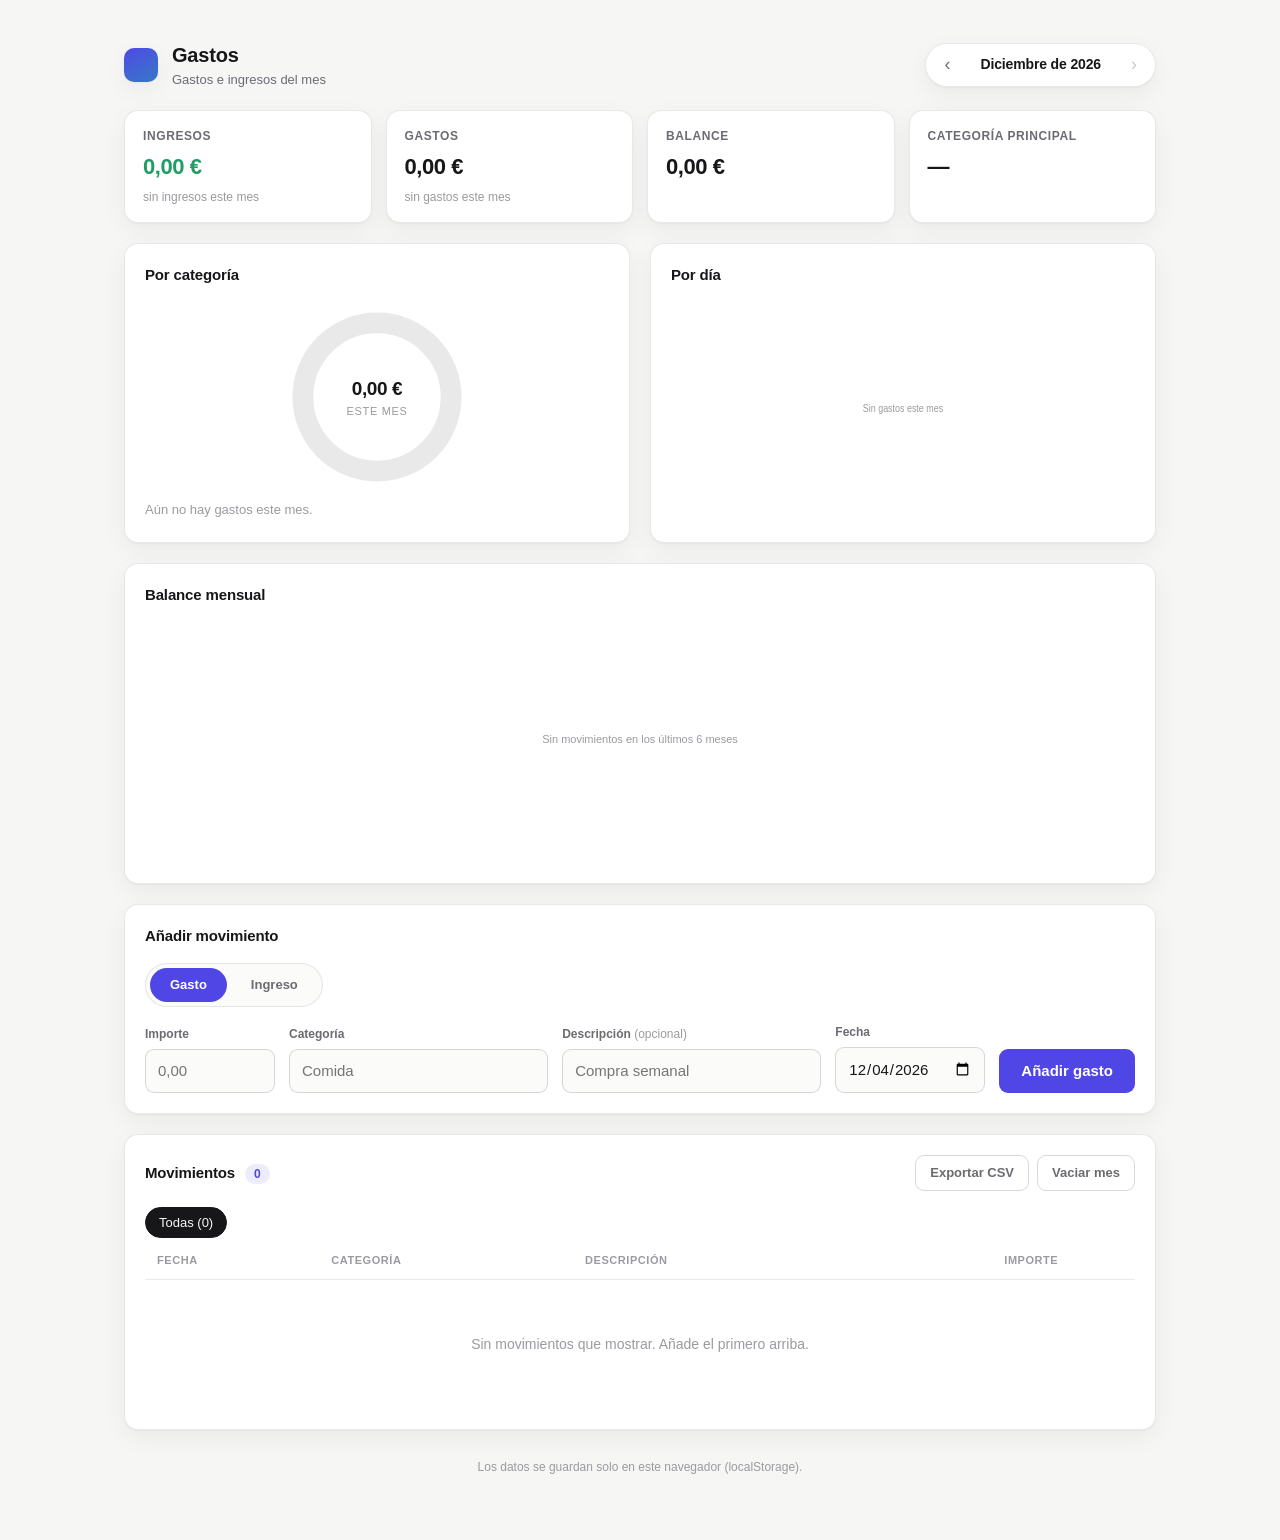
<file: index.html>
<!doctype html>
<html lang="es">
<head>
  <meta charset="utf-8" />
  <meta name="viewport" content="width=device-width, initial-scale=1" />
  <meta name="color-scheme" content="light dark" />
  <title>Gastos · control mensual</title>
  <link rel="preconnect" href="https://fonts.googleapis.com" />
  <link rel="stylesheet" href="styles.css" />
  <link rel="icon" href="data:image/svg+xml,%3Csvg xmlns='http://www.w3.org/2000/svg' viewBox='0 0 100 100'%3E%3Ctext y='.9em' font-size='90'%3E%F0%9F%92%B3%3C/text%3E%3C/svg%3E" />
</head>
<body>
  <div class="app">
    <header class="topbar">
      <div class="brand">
        <span class="brand-mark" aria-hidden="true"></span>
        <div>
          <h1>Gastos</h1>
          <p class="brand-sub">Gastos e ingresos del mes</p>
        </div>
      </div>
      <div class="month-nav" role="group" aria-label="Selección de mes">
        <button id="prevMonth" class="icon-btn" type="button" aria-label="Mes anterior">‹</button>
        <button id="monthLabel" class="month-label" type="button" aria-label="Ir al mes actual"></button>
        <button id="nextMonth" class="icon-btn" type="button" aria-label="Mes siguiente">›</button>
      </div>
    </header>

    <section class="stats" aria-label="Resumen del mes">
      <article class="stat">
        <span class="stat-key">Ingresos</span>
        <span class="stat-val pos" id="statIncome">—</span>
        <span class="stat-hint" id="statIncomeHint"></span>
      </article>
      <article class="stat">
        <span class="stat-key">Gastos</span>
        <span class="stat-val" id="statExpense">—</span>
        <span class="stat-hint" id="statExpenseHint"></span>
      </article>
      <article class="stat">
        <span class="stat-key">Balance</span>
        <span class="stat-val" id="statBalance">—</span>
        <span class="stat-hint" id="statBalanceHint"></span>
      </article>
      <article class="stat">
        <span class="stat-key">Categoría principal</span>
        <span class="stat-val" id="statTopCat">—</span>
        <span class="stat-hint" id="statTopCatShare"></span>
      </article>
    </section>

    <div class="grid">
      <section class="card">
        <div class="card-head">
          <h2>Por categoría</h2>
          <span class="card-note" id="donutTotalNote"></span>
        </div>
        <div class="donut-wrap">
          <svg id="donut" viewBox="0 0 200 200" role="img" aria-label="Gráfico de gastos por categoría"></svg>
          <div class="donut-center">
            <span class="donut-center-val" id="donutCenter">—</span>
            <span class="donut-center-key">este mes</span>
          </div>
        </div>
        <ul class="legend" id="legend"></ul>
      </section>

      <section class="card">
        <div class="card-head">
          <h2>Por día</h2>
          <span class="card-note" id="barsNote"></span>
        </div>
        <svg id="bars" viewBox="0 0 520 220" preserveAspectRatio="none" role="img" aria-label="Gráfico de gastos por día del mes"></svg>
      </section>
    </div>

    <section class="card">
      <div class="card-head">
        <h2>Balance mensual</h2>
        <span class="card-note" id="balanceNote"></span>
      </div>
      <svg id="balance" viewBox="0 0 720 240" preserveAspectRatio="xMidYMid meet" role="img" aria-label="Gráfico de balance de los últimos meses"></svg>
    </section>

    <section class="card">
      <div class="card-head">
        <h2>Añadir movimiento</h2>
      </div>
      <div id="typeToggle" class="type-toggle" role="group" aria-label="Tipo de movimiento">
        <button type="button" data-type="expense" aria-pressed="true">Gasto</button>
        <button type="button" data-type="income" aria-pressed="false">Ingreso</button>
      </div>
      <form id="expenseForm" class="expense-form" autocomplete="off">
        <div class="field field-amount">
          <label for="amount" id="amountLabel">Importe</label>
          <input id="amount" name="amount" type="text" inputmode="decimal" autocomplete="off" placeholder="0,00" required />
        </div>
        <div class="field field-cat">
          <label for="category">Categoría</label>
          <input id="category" name="category" list="categoryList" placeholder="Comida" required />
          <datalist id="categoryList"></datalist>
        </div>
        <div class="field field-note">
          <label for="note">Descripción <span class="opt">(opcional)</span></label>
          <input id="note" name="note" type="text" maxlength="80" placeholder="Compra semanal" />
        </div>
        <div class="field field-date">
          <label for="date">Fecha</label>
          <input id="date" name="date" type="date" required />
        </div>
        <button type="submit" class="primary-btn" id="submitBtn">Añadir gasto</button>
      </form>
    </section>

    <section class="card">
      <div class="card-head list-head">
        <h2>Movimientos <span class="count-pill" id="listCount">0</span></h2>
        <div class="list-actions">
          <button id="exportBtn" class="ghost-btn" type="button">Exportar CSV</button>
          <button id="clearBtn" class="ghost-btn danger" type="button">Vaciar mes</button>
        </div>
      </div>

      <div class="filters" id="filters" role="group" aria-label="Filtrar por categoría"></div>

      <div class="table-wrap">
        <table class="expense-table">
          <thead>
            <tr>
              <th scope="col">Fecha</th>
              <th scope="col">Categoría</th>
              <th scope="col">Descripción</th>
              <th scope="col" class="num">Importe</th>
              <th scope="col"><span class="sr-only">Acciones</span></th>
            </tr>
          </thead>
          <tbody id="expenseRows"></tbody>
        </table>
        <p class="empty" id="emptyState" hidden>Sin movimientos que mostrar. Añade el primero arriba.</p>
      </div>
    </section>

    <footer class="foot">
      <span>Los datos se guardan solo en este navegador (localStorage).</span>
    </footer>
  </div>

  <script src="app.js"></script>
</body>
</html>
</file>
<file: styles.css>
:root {
  --bg: #f6f6f4;
  --surface: #ffffff;
  --surface-2: #fbfbfa;
  --text: #17171a;
  --text-soft: #6b6b73;
  --text-faint: #9a9aa2;
  --border: rgba(20, 20, 25, 0.09);
  --border-strong: rgba(20, 20, 25, 0.16);
  --accent: #4f46e5;
  --accent-soft: rgba(79, 70, 229, 0.1);
  --danger: #d4453b;
  --danger-soft: rgba(212, 69, 59, 0.12);
  --income: #1f9d63;
  --income-soft: rgba(31, 157, 99, 0.14);
  --shadow: 0 1px 2px rgba(20, 20, 25, 0.04), 0 8px 24px rgba(20, 20, 25, 0.05);
  --radius: 14px;
  --radius-sm: 9px;
  font-family: "Inter", -apple-system, BlinkMacSystemFont, "Segoe UI", Roboto, Helvetica, Arial, sans-serif;
}

@media (prefers-color-scheme: dark) {
  :root {
    --bg: #0e0e10;
    --surface: #17171a;
    --surface-2: #1c1c20;
    --text: #f3f3f4;
    --text-soft: #a4a4ad;
    --text-faint: #6f6f78;
    --border: rgba(255, 255, 255, 0.09);
    --border-strong: rgba(255, 255, 255, 0.16);
    --accent: #8b83ff;
    --accent-soft: rgba(139, 131, 255, 0.16);
    --danger: #ff6b61;
    --danger-soft: rgba(255, 107, 97, 0.16);
    --income: #3ecf8e;
    --income-soft: rgba(62, 207, 142, 0.16);
    --shadow: 0 1px 2px rgba(0, 0, 0, 0.4), 0 12px 32px rgba(0, 0, 0, 0.35);
  }
}

* { box-sizing: border-box; }

html, body {
  margin: 0;
  padding: 0;
  background: var(--bg);
  color: var(--text);
  font-size: 15px;
  line-height: 1.5;
  -webkit-font-smoothing: antialiased;
}

button, input { font: inherit; color: inherit; }

.sr-only {
  position: absolute;
  width: 1px; height: 1px;
  padding: 0; margin: -1px;
  overflow: hidden;
  clip: rect(0 0 0 0);
  white-space: nowrap;
  border: 0;
}

.app {
  max-width: 1080px;
  margin: 0 auto;
  padding: 40px 24px 64px;
  display: flex;
  flex-direction: column;
  gap: 20px;
}

/* ---------- top bar ---------- */
.topbar {
  display: flex;
  align-items: center;
  justify-content: space-between;
  gap: 20px;
  flex-wrap: wrap;
}

.brand { display: flex; align-items: center; gap: 14px; }

.brand-mark {
  width: 34px; height: 34px;
  border-radius: 10px;
  background: linear-gradient(150deg, var(--accent), color-mix(in srgb, var(--accent) 55%, #12b3a0));
  box-shadow: var(--shadow);
}

.brand h1 {
  margin: 0;
  font-size: 20px;
  font-weight: 650;
  letter-spacing: -0.01em;
}

.brand-sub {
  margin: 0;
  font-size: 13px;
  color: var(--text-soft);
}

.month-nav {
  display: flex;
  align-items: center;
  gap: 6px;
  background: var(--surface);
  border: 1px solid var(--border);
  border-radius: 999px;
  padding: 4px;
  box-shadow: var(--shadow);
}

.icon-btn {
  border: 0;
  background: transparent;
  width: 34px; height: 34px;
  border-radius: 999px;
  font-size: 18px;
  color: var(--text-soft);
  cursor: pointer;
  transition: background 0.15s ease, color 0.15s ease;
}
.icon-btn:hover { background: var(--accent-soft); color: var(--accent); }

.month-label {
  border: 0;
  background: transparent;
  cursor: pointer;
  font-weight: 600;
  font-size: 14px;
  padding: 0 10px;
  min-width: 130px;
  letter-spacing: -0.01em;
}
.month-label:hover { color: var(--accent); }

/* ---------- stats ---------- */
.stats {
  display: grid;
  grid-template-columns: repeat(4, 1fr);
  gap: 14px;
}

.stat {
  background: var(--surface);
  border: 1px solid var(--border);
  border-radius: var(--radius);
  padding: 16px 18px;
  display: flex;
  flex-direction: column;
  gap: 5px;
  box-shadow: var(--shadow);
}

.stat-key {
  font-size: 12px;
  font-weight: 550;
  color: var(--text-soft);
  text-transform: uppercase;
  letter-spacing: 0.05em;
}

.stat-val {
  font-size: 22px;
  font-weight: 680;
  letter-spacing: -0.02em;
}
.stat-val.pos { color: var(--income); }
.stat-val.neg { color: var(--danger); }

.stat-hint {
  font-size: 12px;
  color: var(--text-faint);
  min-height: 15px;
}
.stat-hint.up { color: var(--danger); }
.stat-hint.down { color: var(--income); }

/* ---------- cards & grid ---------- */
.grid {
  display: grid;
  grid-template-columns: 1fr 1fr;
  gap: 20px;
}

.card {
  background: var(--surface);
  border: 1px solid var(--border);
  border-radius: var(--radius);
  padding: 20px;
  box-shadow: var(--shadow);
}

.card-head {
  display: flex;
  align-items: baseline;
  justify-content: space-between;
  gap: 12px;
  margin-bottom: 16px;
}

.card-head h2 {
  margin: 0;
  font-size: 15px;
  font-weight: 640;
  letter-spacing: -0.01em;
}

.card-note { font-size: 12px; color: var(--text-faint); }

/* ---------- donut ---------- */
.donut-wrap {
  position: relative;
  width: 190px;
  height: 190px;
  margin: 4px auto 8px;
}
#donut { width: 100%; height: 100%; transform: rotate(-90deg); }
#donut circle { transition: stroke-dasharray 0.5s ease; }

.donut-center {
  position: absolute;
  inset: 0;
  display: flex;
  flex-direction: column;
  align-items: center;
  justify-content: center;
  pointer-events: none;
}
.donut-center-val { font-size: 19px; font-weight: 680; letter-spacing: -0.02em; }
.donut-center-key { font-size: 11px; color: var(--text-faint); text-transform: uppercase; letter-spacing: 0.06em; }

.legend {
  list-style: none;
  margin: 4px 0 0;
  padding: 0;
  display: flex;
  flex-direction: column;
  gap: 8px;
}
.legend li {
  display: grid;
  grid-template-columns: 12px 1fr auto;
  align-items: center;
  gap: 10px;
  font-size: 13px;
}
.legend .dot { width: 10px; height: 10px; border-radius: 3px; }
.legend .lbl { color: var(--text-soft); text-transform: capitalize; }
.legend .amt { font-variant-numeric: tabular-nums; font-weight: 600; }
.legend .empty-legend { color: var(--text-faint); grid-column: 1 / -1; }

/* ---------- bars ---------- */
#bars { width: 100%; height: 220px; display: block; }
#bars .bar { transition: height 0.4s ease, y 0.4s ease; }
#bars .axis { stroke: var(--border-strong); stroke-width: 1; }
#bars text { fill: var(--text-faint); font-size: 10px; }
.bars-empty {
  text-align: center;
  color: var(--text-faint);
  font-size: 13px;
  padding: 60px 0;
}

/* ---------- balance chart ---------- */
#balance { width: 100%; height: 240px; display: block; }
#balance .bar { transition: height 0.4s ease, y 0.4s ease; }
#balance .axis { stroke: var(--border-strong); stroke-width: 1; }
#balance text { fill: var(--text-faint); font-size: 11px; }
#balance text.val-pos { fill: var(--income); font-weight: 600; }
#balance text.val-neg { fill: var(--danger); font-weight: 600; }
#balance text.month-cur { fill: var(--text); font-weight: 650; }

/* ---------- form ---------- */
.type-toggle {
  display: inline-flex;
  gap: 4px;
  padding: 4px;
  margin-bottom: 16px;
  background: var(--surface-2);
  border: 1px solid var(--border);
  border-radius: 999px;
}
.type-toggle button {
  border: 0;
  background: transparent;
  color: var(--text-soft);
  font-weight: 550;
  font-size: 13px;
  padding: 7px 20px;
  border-radius: 999px;
  cursor: pointer;
  transition: background 0.15s ease, color 0.15s ease;
}
.type-toggle button[aria-pressed="true"][data-type="expense"] {
  background: var(--accent); color: #fff;
}
.type-toggle button[aria-pressed="true"][data-type="income"] {
  background: var(--income); color: #fff;
}

.expense-form {
  display: grid;
  grid-template-columns: 130px 1fr 1fr 150px auto;
  gap: 14px;
  align-items: end;
}
.expense-form.is-income .field input:focus {
  border-color: var(--income);
  box-shadow: 0 0 0 3px var(--income-soft);
}
.expense-form.is-income .primary-btn { background: var(--income); }
.field { display: flex; flex-direction: column; gap: 6px; }
.field label {
  font-size: 12px;
  font-weight: 550;
  color: var(--text-soft);
}
.field .opt { color: var(--text-faint); font-weight: 400; }
.field input {
  border: 1px solid var(--border-strong);
  background: var(--surface-2);
  border-radius: var(--radius-sm);
  padding: 10px 12px;
  outline: none;
  transition: border-color 0.15s ease, box-shadow 0.15s ease;
  width: 100%;
}
.field input:focus {
  border-color: var(--accent);
  box-shadow: 0 0 0 3px var(--accent-soft);
}

.primary-btn {
  border: 0;
  background: var(--accent);
  color: #fff;
  font-weight: 600;
  padding: 11px 22px;
  border-radius: var(--radius-sm);
  cursor: pointer;
  transition: filter 0.15s ease, transform 0.05s ease;
  white-space: nowrap;
}
.primary-btn:hover { filter: brightness(1.07); }
.primary-btn:active { transform: translateY(1px); }

/* ---------- list ---------- */
.list-head { align-items: center; }
.count-pill {
  display: inline-block;
  background: var(--accent-soft);
  color: var(--accent);
  font-size: 12px;
  font-weight: 650;
  border-radius: 999px;
  padding: 1px 9px;
  margin-left: 6px;
  vertical-align: middle;
}
.list-actions { display: flex; gap: 8px; }

.ghost-btn {
  border: 1px solid var(--border-strong);
  background: transparent;
  color: var(--text-soft);
  padding: 7px 14px;
  border-radius: var(--radius-sm);
  cursor: pointer;
  font-size: 13px;
  font-weight: 550;
  transition: background 0.15s ease, color 0.15s ease, border-color 0.15s ease;
}
.ghost-btn:hover { background: var(--surface-2); color: var(--text); }
.ghost-btn.danger:hover { color: var(--danger); border-color: var(--danger); }

.filters {
  display: flex;
  flex-wrap: wrap;
  gap: 8px;
  margin-bottom: 14px;
}
.chip {
  border: 1px solid var(--border-strong);
  background: transparent;
  border-radius: 999px;
  padding: 5px 13px;
  font-size: 13px;
  cursor: pointer;
  display: inline-flex;
  align-items: center;
  gap: 7px;
  color: var(--text-soft);
  transition: background 0.15s ease, color 0.15s ease, border-color 0.15s ease;
  text-transform: capitalize;
}
.chip .dot { width: 8px; height: 8px; border-radius: 3px; }
.chip:hover { border-color: var(--border-strong); background: var(--surface-2); }
.chip[aria-pressed="true"] {
  background: var(--text);
  color: var(--bg);
  border-color: var(--text);
}

.table-wrap { overflow-x: auto; }
.expense-table {
  width: 100%;
  border-collapse: collapse;
  font-size: 14px;
}
.expense-table th {
  text-align: left;
  font-size: 11px;
  font-weight: 600;
  text-transform: uppercase;
  letter-spacing: 0.05em;
  color: var(--text-faint);
  padding: 0 12px 10px;
  border-bottom: 1px solid var(--border);
}
.expense-table th.num, .expense-table td.num { text-align: right; font-variant-numeric: tabular-nums; }
.expense-table td {
  padding: 12px;
  border-bottom: 1px solid var(--border);
  vertical-align: middle;
}
.expense-table tr:last-child td { border-bottom: 0; }
.expense-table tbody tr { transition: background 0.12s ease; }
.expense-table tbody tr:hover { background: var(--surface-2); }

.cat-tag {
  display: inline-flex;
  align-items: center;
  gap: 7px;
  text-transform: capitalize;
  font-weight: 500;
}
.cat-tag .dot { width: 9px; height: 9px; border-radius: 3px; flex: none; }
.type-badge {
  font-size: 10px;
  font-weight: 600;
  text-transform: uppercase;
  letter-spacing: 0.04em;
  color: var(--income);
  background: var(--income-soft);
  border-radius: 999px;
  padding: 1px 7px;
  margin-left: 2px;
}

.td-date { color: var(--text-soft); white-space: nowrap; font-variant-numeric: tabular-nums; }
.td-note { color: var(--text-soft); }
.td-amount { font-weight: 640; white-space: nowrap; }
.td-amount.income { color: var(--income); }

.row-del {
  border: 0;
  background: transparent;
  color: var(--text-faint);
  cursor: pointer;
  padding: 4px 8px;
  border-radius: 6px;
  font-size: 13px;
  transition: background 0.15s ease, color 0.15s ease;
}
.row-del:hover { background: color-mix(in srgb, var(--danger) 12%, transparent); color: var(--danger); }

.empty {
  text-align: center;
  color: var(--text-faint);
  padding: 40px 0;
  font-size: 14px;
}

.foot {
  text-align: center;
  font-size: 12px;
  color: var(--text-faint);
  padding-top: 8px;
}

/* ---------- responsive ---------- */
@media (max-width: 860px) {
  .stats { grid-template-columns: repeat(2, 1fr); }
  .grid { grid-template-columns: 1fr; }
  .expense-form { grid-template-columns: 1fr 1fr; }
  .expense-form .primary-btn { grid-column: 1 / -1; }
}

@media (max-width: 520px) {
  .app { padding: 28px 16px 48px; }
  .stats { grid-template-columns: 1fr; }
  .expense-form { grid-template-columns: 1fr; }
  .topbar { justify-content: center; }
}
</file>
